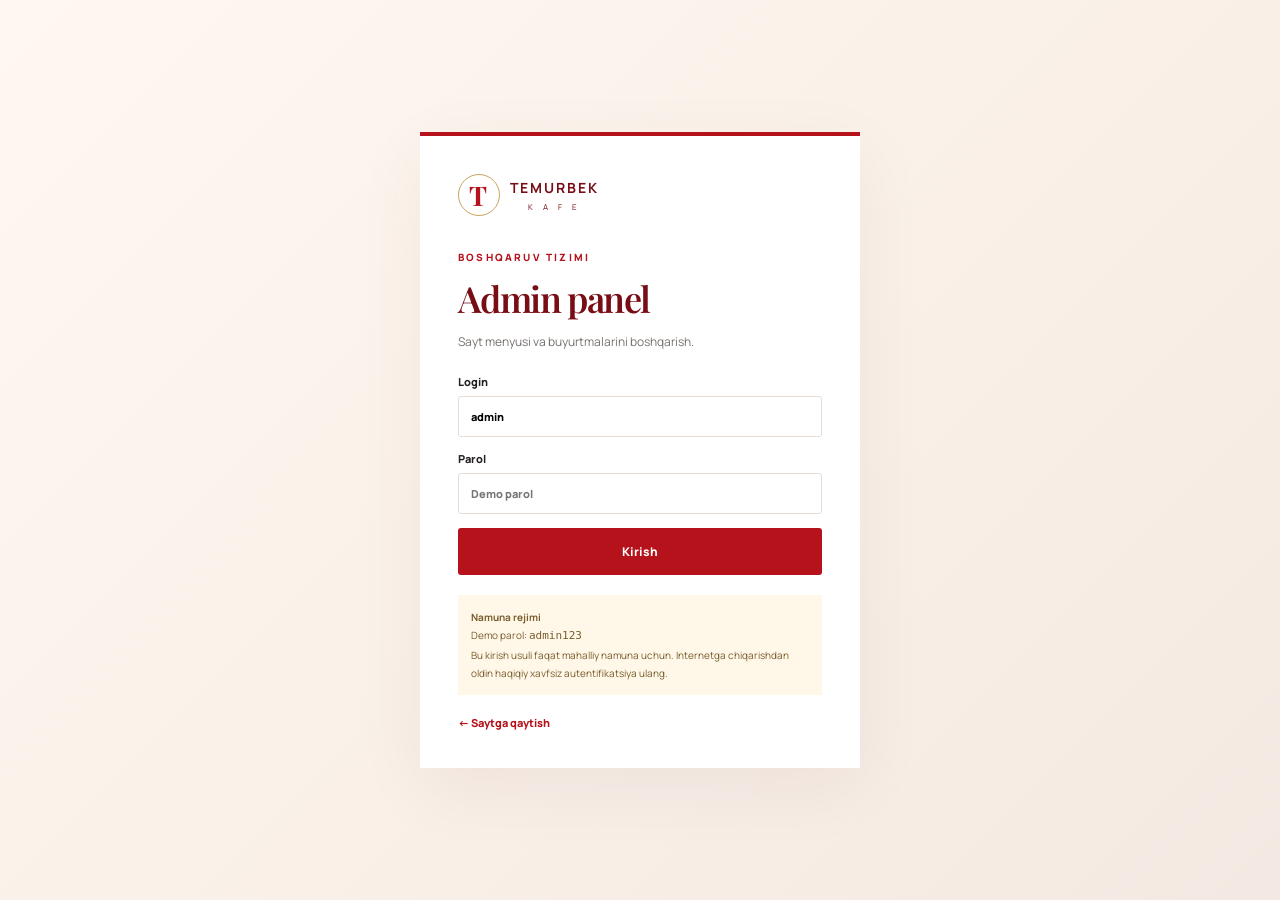
<file: admin.html>
<!doctype html><html lang="uz"><head><meta charset="utf-8"><meta name="viewport" content="width=device-width,initial-scale=1"><title>Temurbek Kafe — Admin</title><link rel="preconnect" href="https://fonts.googleapis.com"><link href="https://fonts.googleapis.com/css2?family=Manrope:wght@400;500;600;700;800&family=Playfair+Display:wght@600;700&display=swap" rel="stylesheet"><link rel="stylesheet" href="style.css"><link rel="stylesheet" href="admin.css"></head><body class="admin-body">
<div id="loginScreen" class="login-screen"><div class="login-card"><a class="brand" href="index.html"><span class="brand-mark">T</span><span><b>TEMURBEK</b><small>K A F E</small></span></a><span class="eyebrow red">BOSHQARUV TIZIMI</span><h1>Admin panel</h1><p>Sayt menyusi va buyurtmalarini boshqarish.</p><form id="loginForm"><label>Login<input id="adminUser" required value="admin" autocomplete="username"></label><label>Parol<input id="adminPass" type="password" required placeholder="Demo parol" autocomplete="current-password"></label><button class="btn btn-red" type="submit">Kirish</button></form><div class="demo-warning"><b>Namuna rejimi</b><br>Demo parol: <code>admin123</code><br>Bu kirish usuli faqat mahalliy namuna uchun. Internetga chiqarishdan oldin haqiqiy xavfsiz autentifikatsiya ulang.</div><a class="back-link" href="index.html">← Saytga qaytish</a></div></div>
<div id="adminApp" class="admin-layout" hidden><aside class="sidebar"><a class="brand" href="index.html"><span class="brand-mark">T</span><span><b>TEMURBEK</b><small>K A F E</small></span></a><div class="side-label">BOSHQARUV</div><button class="side-link active" data-page="overview">▦ <span>Umumiy ko‘rinish</span></button><button class="side-link" data-page="foods">♨ <span>Taomlar va menyu</span></button><button class="side-link" data-page="orders">▣ <span>Buyurtmalar</span><span class="side-count" id="orderCount">0</span></button><button class="side-link" data-page="settings">⚙ <span>Kafe sozlamalari</span></button><div class="side-bottom"><a href="index.html">↗ Saytni ko‘rish</a><button id="logoutBtn">⇥ Chiqish</button></div></aside><main class="admin-main"><header class="admin-top"><div><span class="eyebrow red">TEMURBEK KAFE</span><h1 id="pageTitle">Umumiy ko‘rinish</h1></div><div class="admin-user"><span class="avatar">T</span><span><b>Administrator</b><small>Boshqaruv huquqi</small></span></div></header><div id="adminContent"></div></main></div><div class="toast" id="adminToast"></div><script src="admin.js"></script></body></html>
</file>
<file: style.css>
*{box-sizing:border-box} :root{--red:#b5121b;--dark:#790d16;--cream:#fff8f0;--ink:#252020;--muted:#77716d;--gold:#c8a45d;--line:#eee5df}html{scroll-behavior:smooth;scroll-padding-top:90px}body{margin:0;background:#fff;color:var(--ink);font-family:Manrope,Arial,sans-serif}button,input,select,textarea{font:inherit}button,a,select{cursor:pointer}a{color:inherit;text-decoration:none}.topbar{height:82px;padding:0 6.5%;display:flex;align-items:center;justify-content:space-between;gap:24px;background:#fff;position:sticky;top:0;z-index:30;border-bottom:1px solid #f3ece7}.brand{display:flex;align-items:center;gap:10px;letter-spacing:1.5px;color:var(--dark)}.brand-mark{width:42px;height:42px;border:1px solid var(--gold);border-radius:50%;display:grid;place-items:center;font:700 27px 'Playfair Display',serif;color:var(--red)}.brand b{display:block;font-size:14px;letter-spacing:2px}.brand small{display:block;font-size:8px;letter-spacing:4px;text-align:center;margin-top:4px}.topbar nav{display:flex;align-items:center;gap:25px;font-size:12px;font-weight:700;color:#4e4642}.topbar nav a:hover,.footer-links a:hover{color:var(--red)}.head-actions{display:flex;align-items:center;gap:12px}.icon-btn,.hamburger{border:0;background:transparent;font-size:27px;color:var(--dark)}.cart-btn{border:0;background:var(--red);color:white;padding:12px 17px;border-radius:4px;font-size:12px;font-weight:800}.cart-btn span{display:inline-grid;place-items:center;background:white;color:var(--red);border-radius:50%;width:20px;height:20px;margin-left:6px}.hamburger{display:none}.hero{min-height:590px;position:relative;display:flex;align-items:center;padding:80px 9%;color:white;background:#3b1512 url('https://images.unsplash.com/photo-1547592180-85f173990554?auto=format&fit=crop&w=2000&q=85') center/cover no-repeat}.hero-overlay{position:absolute;inset:0;background:linear-gradient(90deg,rgba(64,8,13,.94),rgba(92,12,19,.76) 48%,rgba(30,10,7,.1))}.hero-content{position:relative;max-width:650px;animation:rise .8s ease both}.eyebrow{font-size:10px;letter-spacing:2.2px;font-weight:800;display:inline-flex;align-items:center;gap:9px}.eyebrow i{width:23px;height:1px;background:var(--gold)}.eyebrow.red{color:var(--red)}h1,h2{font-family:'Playfair Display',Georgia,serif;font-weight:600;line-height:1.13;margin:18px 0}h1{font-size:clamp(42px,6vw,76px);letter-spacing:-1.6px}h1 em,h2 em{font-style:italic;color:#e6c98b}p{line-height:1.8}.hero-content p{max-width:470px;color:#f1e5df;font-size:14px}.hero-buttons{display:flex;gap:12px;margin-top:30px}.btn{display:inline-flex;justify-content:center;align-items:center;gap:15px;padding:14px 20px;border-radius:3px;border:1px solid transparent;font-size:12px;font-weight:800;transition:.25s}.btn:hover{transform:translateY(-2px);box-shadow:0 9px 22px #0002}.btn-light{background:#fff;color:var(--dark)}.btn-outline{border-color:#ffffff88;color:#fff;background:transparent}.btn-red{background:var(--red);color:white}.btn-outline-dark{border-color:#d9c9c2;background:white;color:var(--dark)}.hero-note{margin-top:42px;color:#e8d7c9;font-size:11px}.hero-note span{color:var(--gold);margin-right:8px}.hero-stamp{position:absolute;right:8%;bottom:55px;width:110px;height:110px;border:1px solid #e7c98d99;border-radius:50%;display:flex;flex-direction:column;align-items:center;justify-content:center;color:#f1dba9;font-size:8px;letter-spacing:2px;gap:8px;transform:rotate(10deg)}.hero-stamp b{font-size:26px}.trust-strip{padding:24px 9%;display:flex;justify-content:space-between;gap:20px;background:var(--cream);border-bottom:1px solid #f0e5da}.trust-strip>div{display:flex;align-items:center;gap:13px}.trust-strip>div>b{font-size:25px;color:var(--red)}.trust-strip strong,.trust-strip small{display:block}.trust-strip strong{font-size:12px}.trust-strip small{font-size:10px;color:var(--muted);margin-top:4px}.section{padding:90px 8%}.section-heading{display:flex;justify-content:space-between;align-items:end;gap:20px;margin-bottom:34px}.section h2,.promo h2,.contact-band h2{font-size:clamp(34px,4vw,48px)}.section h2 em,.about-copy h2 em{color:var(--red)}.section-heading p{font-size:13px;color:var(--muted);margin-bottom:0}.search-wrap{position:relative;width:min(270px,100%)}.search-wrap input,.search-modal input{width:100%;padding:14px 42px 14px 15px;border:1px solid var(--line);outline:none;border-radius:3px;background:#fff}.search-wrap input:focus,.search-modal input:focus{border-color:var(--red)}.search-wrap span{position:absolute;right:14px;top:8px;font-size:25px;color:var(--red)}.categories{display:flex;flex-wrap:wrap;gap:10px;margin-bottom:26px}.category-btn{display:flex;align-items:center;gap:8px;border:1px solid var(--line);background:white;color:#504742;padding:12px 16px;border-radius:3px;font-size:11px;font-weight:800;transition:.2s}.category-btn span{font-size:17px}.category-btn.active,.category-btn:hover{background:var(--red);border-color:var(--red);color:white}.menu-meta{display:flex;justify-content:space-between;align-items:center;color:var(--muted);font-size:11px;margin:10px 0 16px}.menu-meta select{padding:9px;border:1px solid var(--line);border-radius:3px;background:white;color:#514843}.food-grid{display:grid;grid-template-columns:repeat(4,minmax(0,1fr));gap:18px}.food-card{border:1px solid #f0e9e4;background:white;position:relative;overflow:hidden;transition:transform .25s,box-shadow .25s}.food-card:hover{transform:translateY(-5px);box-shadow:0 14px 30px #4a1c1010}.food-img{width:100%;height:180px;object-fit:cover;display:block;background:var(--cream);transition:transform .4s}.food-card:hover .food-img{transform:scale(1.035)}.food-img-wrap{overflow:hidden;position:relative}.food-badge{position:absolute;left:12px;top:12px;background:var(--gold);color:#fff;padding:6px 8px;font-size:9px;font-weight:800;letter-spacing:.5px}.like-btn{position:absolute;right:10px;top:10px;border:0;background:#fff;color:#8b7770;border-radius:50%;width:34px;height:34px;font-size:19px;box-shadow:0 2px 8px #0001;transition:.2s}.like-btn.liked{color:var(--red);animation:heart .3s ease}.food-info{padding:16px}.food-info h3{font-size:14px;margin:0 0 7px}.food-info p{font-size:10px;color:var(--muted);line-height:1.6;margin:0 0 14px;min-height:32px}.food-bottom{display:flex;align-items:center;justify-content:space-between;gap:7px}.price{font-size:13px;color:var(--dark);font-weight:800}.add-btn{border:0;background:var(--red);color:white;width:34px;height:34px;border-radius:3px;font-size:22px;transition:.2s}.add-btn:hover{background:var(--dark);transform:scale(1.05)}.price-note{font-size:10px;color:#8a817c;margin-top:22px}.promo{display:grid;grid-template-columns:1fr 1fr;min-height:390px;background:var(--dark);color:white}.promo-copy{padding:65px 12%}.promo-copy h2{font-size:clamp(34px,4vw,49px)}.promo-copy p{font-size:13px;color:#eadad5;max-width:400px;margin-bottom:26px}.promo-photo{background:url('https://images.unsplash.com/photo-1547592180-85f173990554?auto=format&fit=crop&w=1200&q=85') center/cover;min-height:300px}.about-section{display:grid;grid-template-columns:1fr 1fr;gap:8%;align-items:center}.about-photo{height:440px;background:url('https://images.unsplash.com/photo-1555939594-58d7cb561ad1?auto=format&fit=crop&w=1000&q=85') center/cover;position:relative}.about-photo:after{content:"";position:absolute;inset:14px;border:1px solid #fff9}.about-copy p{font-size:13px;color:var(--muted)}.about-points{display:flex;flex-wrap:wrap;gap:10px 18px;margin-top:25px;font-size:11px;font-weight:800;color:var(--dark)}.reviews{background:var(--cream)}.review-card{max-width:520px;background:#fff;padding:28px;border:1px solid #f0e5da}.stars{color:var(--gold);letter-spacing:3px}.review-card p{font-family:'Playfair Display',serif;font-size:19px}.review-card small{color:var(--muted);font-size:10px}.contact-band{padding:58px 8%;display:flex;align-items:center;justify-content:space-between;gap:25px;background:var(--red);color:white}.contact-band h2{margin:12px 0}.contact-band h2 em{color:#f3d69a}.contact-band p{font-size:12px;color:#f5dfe0}.contact-buttons{display:flex;gap:10px;flex-wrap:wrap}footer{padding:38px 8%;display:flex;align-items:center;justify-content:space-between;gap:20px;flex-wrap:wrap}footer p,footer>small{font-size:10px;color:var(--muted)}.brand-footer .brand-mark{border-color:var(--gold)}.footer-links{display:flex;gap:18px;font-size:11px;font-weight:700}.toast{position:fixed;right:22px;bottom:22px;background:#252020;color:#fff;padding:14px 18px;border-radius:4px;font-size:12px;box-shadow:0 10px 30px #0002;z-index:80;opacity:0;transform:translateY(12px);pointer-events:none;transition:.25s;max-width:calc(100% - 44px)}.toast.show{opacity:1;transform:translateY(0)}.modal-backdrop{position:fixed;inset:0;background:#160c0cd9;z-index:60;display:none;align-items:center;justify-content:center;padding:20px}.modal-backdrop.open{display:flex}.modal{position:relative;background:#fff;width:min(560px,100%);max-height:90vh;overflow:auto;padding:32px;border-top:4px solid var(--red)}.modal h2{font-size:34px;margin-top:12px}.close-modal{position:absolute;right:16px;top:12px;border:0;background:transparent;font-size:28px;color:var(--dark)}.cart-row{display:grid;grid-template-columns:1fr auto;gap:12px;padding:13px 0;border-bottom:1px solid var(--line);font-size:12px}.cart-row strong{display:block;margin-bottom:4px}.cart-row small{color:var(--muted)}.qty{display:flex;align-items:center;gap:10px}.qty button{width:25px;height:25px;border:1px solid var(--line);background:white}.cart-total{display:flex;justify-content:space-between;padding:20px 0;font-size:14px}.cart-total strong{color:var(--red)}.order-form{display:grid;gap:12px}.order-form label{display:grid;gap:6px;font-size:11px;font-weight:800}.order-form input,.order-form select,.order-form textarea{width:100%;padding:11px;border:1px solid var(--line);border-radius:3px;outline:none}.order-form textarea{min-height:70px;resize:vertical}.order-actions{display:flex;gap:8px;flex-wrap:wrap}.form-note{font-size:10px;color:var(--muted);line-height:1.6}.search-modal{display:flex;flex-direction:column;gap:14px}.empty-state{grid-column:1/-1;padding:45px;text-align:center;color:var(--muted);border:1px dashed var(--line)}@keyframes rise{from{opacity:0;transform:translateY(18px)}to{opacity:1;transform:translateY(0)}}@keyframes heart{50%{transform:scale(1.25)}}@media(max-width:1050px){.topbar{padding:0 4%}.topbar nav{gap:13px}.food-grid{grid-template-columns:repeat(3,minmax(0,1fr))}.section{padding:70px 5%}}@media(max-width:760px){.topbar{height:70px;padding:0 5%}.topbar nav{display:none;position:absolute;top:70px;left:0;right:0;background:white;padding:20px 5%;border-bottom:1px solid var(--line);flex-direction:column;align-items:flex-start}.topbar nav.open{display:flex}.hamburger{display:block}.icon-btn{display:none}.cart-btn{padding:10px 12px}.brand-mark{width:36px;height:36px}.hero{min-height:540px;padding:65px 7%;background-position:60% center}.hero-stamp{display:none}.trust-strip{padding:20px 6%;display:grid;grid-template-columns:1fr;gap:17px}.section{padding:60px 5%}.section-heading{align-items:flex-start;flex-direction:column}.search-wrap{width:100%}.food-grid{grid-template-columns:repeat(2,minmax(0,1fr));gap:10px}.food-img{height:145px}.food-info{padding:12px}.food-info h3{font-size:12px}.food-info p{font-size:9px}.price{font-size:11px}.promo{grid-template-columns:1fr}.promo-copy{padding:45px 7%}.promo-photo{min-height:230px}.about-section{grid-template-columns:1fr;gap:28px}.about-photo{height:300px}.contact-band{padding:45px 6%;align-items:flex-start;flex-direction:column}.footer-links{order:3;width:100%;flex-wrap:wrap}footer{padding:30px 6%}}@media(max-width:380px){.food-grid{grid-template-columns:1fr}.food-img{height:210px}.hero-buttons{flex-direction:column;align-items:flex-start}.modal{padding:25px 18px}}
</file>
<file: admin.css>
.admin-body{background:#f7f4f1;min-height:100vh}.login-screen{min-height:100vh;display:grid;place-items:center;padding:24px;background:linear-gradient(135deg,#fff8f0,#f4e9e2)}.login-card{background:#fff;width:min(440px,100%);padding:38px;border-top:4px solid var(--red);box-shadow:0 20px 70px #4b16100e}.login-card>.brand{margin-bottom:28px}.login-card h1{font-size:36px;color:var(--dark);margin:12px 0}.login-card p{font-size:12px;color:var(--muted)}.login-card form{display:grid;gap:14px;margin-top:22px}.login-card label,.settings-form label,.food-form label{display:grid;gap:7px;font-size:11px;font-weight:800}.login-card input,.settings-form input,.settings-form textarea,.food-form input,.food-form select,.food-form textarea{width:100%;border:1px solid #e7ddd7;background:#fff;padding:12px;border-radius:3px;outline:none}.login-card input:focus,.settings-form input:focus,.food-form input:focus,.food-form textarea:focus{border-color:var(--red)}.login-card .btn{width:100%}.demo-warning{margin-top:20px;background:#fff7e8;padding:13px;font-size:10px;line-height:1.8;color:#795d2c}.demo-warning code{font-size:11px}.back-link{display:block;margin-top:20px;font-size:11px;color:var(--red);font-weight:800}.admin-layout{min-height:100vh;display:grid;grid-template-columns:245px 1fr}.sidebar{background:#fff;border-right:1px solid #eee4df;padding:27px 16px;display:flex;flex-direction:column;min-height:100vh;position:sticky;top:0;height:100vh}.sidebar .brand{padding:0 9px 28px}.side-label{font-size:9px;letter-spacing:1.8px;color:#a39a95;font-weight:800;padding:14px 12px}.side-link{display:flex;align-items:center;gap:12px;width:100%;padding:13px 12px;border:0;background:transparent;text-align:left;color:#625853;font-size:12px;font-weight:700;border-radius:4px;margin:3px 0}.side-link.active,.side-link:hover{background:#fff0ef;color:var(--red)}.side-count{margin-left:auto;background:var(--red);color:white;padding:3px 7px;border-radius:20px;font-size:10px}.side-bottom{margin-top:auto;display:grid;gap:8px;border-top:1px solid var(--line);padding-top:20px}.side-bottom a,.side-bottom button{padding:11px 12px;border:0;background:transparent;text-align:left;font-size:11px;font-weight:800;color:#6d625c}.side-bottom button{color:var(--red)}.admin-main{padding:35px 4.5%;min-width:0}.admin-top{display:flex;align-items:center;justify-content:space-between;gap:20px;margin-bottom:30px}.admin-top h1{font-size:34px;color:var(--dark);margin:8px 0 0}.admin-user{display:flex;align-items:center;gap:10px}.avatar{width:40px;height:40px;background:var(--red);color:#fff;border-radius:50%;display:grid;place-items:center;font:700 22px 'Playfair Display'}.admin-user b,.admin-user small{display:block;font-size:11px}.admin-user small{color:var(--muted);margin-top:4px;font-size:9px}.stats-grid{display:grid;grid-template-columns:repeat(4,minmax(0,1fr));gap:15px;margin-bottom:25px}.stat-card,.panel-card{background:#fff;border:1px solid #eee5df;padding:22px}.stat-card .stat-label{font-size:11px;color:var(--muted);font-weight:700}.stat-card strong{display:block;font-size:25px;color:var(--dark);margin:12px 0 6px}.stat-card small{font-size:10px;color:#8c817b}.panel-card{margin-bottom:20px}.panel-head{display:flex;justify-content:space-between;align-items:center;gap:15px;margin-bottom:18px}.panel-head h2{font-size:22px;margin:0}.panel-head p{font-size:11px;color:var(--muted);margin:6px 0 0}.btn-small{border:0;background:var(--red);color:#fff;padding:10px 13px;border-radius:3px;font-size:11px;font-weight:800}.table-wrap{overflow:auto}table{width:100%;border-collapse:collapse;min-width:620px}th,td{text-align:left;padding:13px 10px;border-bottom:1px solid #f0e9e5;font-size:11px}th{font-size:9px;letter-spacing:.8px;color:#918680;text-transform:uppercase}td{color:#4c423d}.table-food{display:flex;align-items:center;gap:10px;min-width:155px}.table-food img{width:42px;height:42px;object-fit:cover;border-radius:3px}.table-food b,.table-food small{display:block}.table-food small{font-size:9px;color:var(--muted);margin-top:4px}.status{display:inline-block;padding:6px 8px;border-radius:3px;background:#fff1d9;color:#93671d;font-size:9px;font-weight:800}.status.done{background:#e6f5e9;color:#24733a}.status.cancel{background:#fde9e9;color:#a22}.action-btn{border:1px solid #e8dcd5;background:white;color:var(--red);padding:7px 9px;border-radius:3px;font-size:10px;font-weight:800;margin:2px}.filter-row{display:flex;gap:10px;flex-wrap:wrap;margin-bottom:16px}.filter-row input,.filter-row select{padding:10px;border:1px solid var(--line);background:#fff;min-width:150px}.food-form,.settings-form{display:grid;grid-template-columns:1fr 1fr;gap:15px}.food-form .full,.settings-form .full{grid-column:1/-1}.food-form textarea,.settings-form textarea{min-height:85px}.form-buttons{display:flex;gap:8px;grid-column:1/-1}.subtle{font-size:10px;color:var(--muted);line-height:1.7}.empty-admin{padding:35px;text-align:center;color:var(--muted);font-size:12px}.admin-toast{z-index:100}.notice-box{padding:13px;background:#fff7e8;color:#785d2b;font-size:11px;line-height:1.7;margin-bottom:18px}@media(max-width:1000px){.admin-layout{grid-template-columns:200px 1fr}.stats-grid{grid-template-columns:repeat(2,minmax(0,1fr))}.admin-main{padding:25px 3%}}@media(max-width:700px){.admin-layout{display:block}.sidebar{height:auto;min-height:0;position:static;padding:14px;display:block}.sidebar .brand{padding-bottom:10px}.side-label{display:none}.side-link{display:inline-flex;width:auto;padding:10px;font-size:10px}.side-link span:not(.side-count){display:none}.side-bottom{display:flex;justify-content:space-between;margin-top:8px;padding-top:8px}.admin-main{padding:22px 14px}.admin-top{align-items:flex-start}.admin-top h1{font-size:27px}.admin-user span:not(.avatar){display:none}.stats-grid{gap:9px}.stat-card{padding:15px}.stat-card strong{font-size:20px}.food-form,.settings-form{grid-template-columns:1fr}.food-form .full,.settings-form .full,.form-buttons{grid-column:1}.panel-card{padding:15px}.login-card{padding:27px}}
/* Tuzatish: yashirilgan login/panel bo‘limlari ko‘rinib qolmasin */
[hidden]{display:none!important}
</file>
